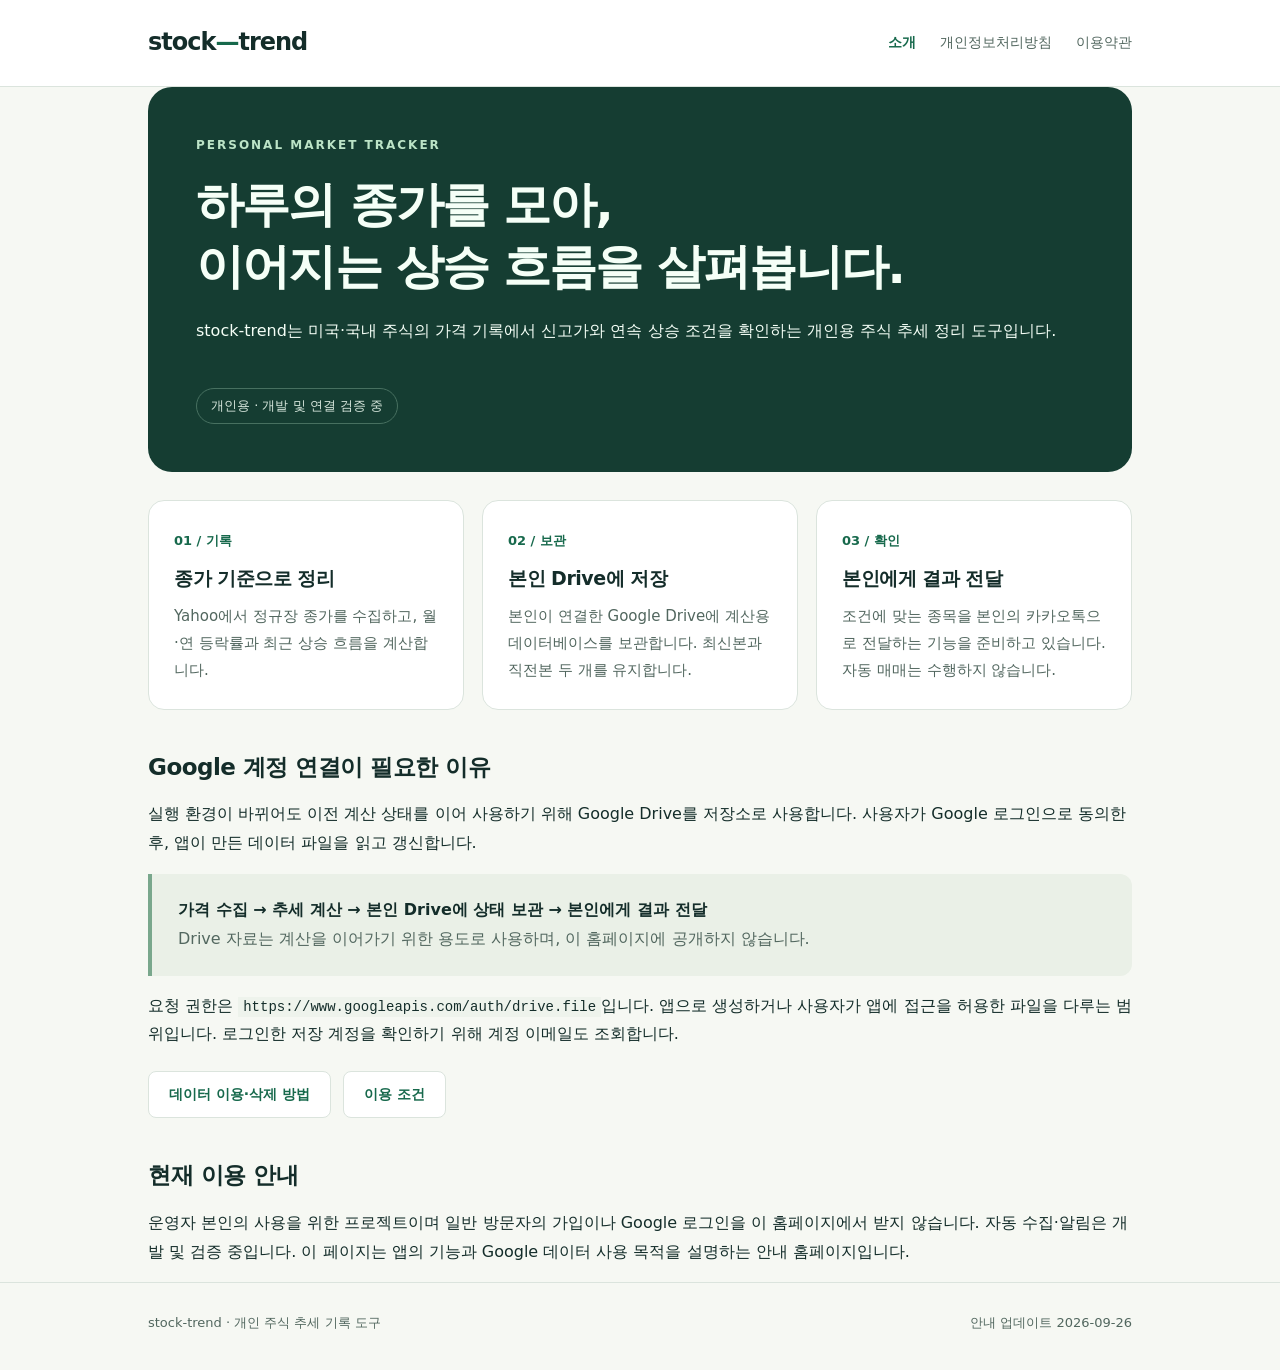
<file: index.html>
<!doctype html>
<html lang="ko"><head><meta charset="utf-8"><meta name="viewport" content="width=device-width,initial-scale=1"><title>stock-trend | 개인 주식 추세 기록 도구</title><meta name="description" content="stock-trend는 미국·국내 주식의 종가 추세를 정리하는 개인용 도구입니다. Google Drive 연결 목적과 개인정보 처리 방식을 안내합니다."><link rel="canonical" href="https://kim-revolution-web.github.io/"><link rel="stylesheet" href="style.css"></head>
<body><a class="skip" href="#main">본문으로 이동</a><header><div class="wrap bar"><a class="brand" href="index.html">stock<span>—</span>trend</a><nav aria-label="주 메뉴"><a href="index.html" aria-current="page">소개</a><a href="privacy.html">개인정보처리방침</a><a href="terms.html">이용약관</a></nav></div></header>
<main id="main" class="wrap"><section class="hero"><p class="eyebrow">PERSONAL MARKET TRACKER</p><h1>하루의 종가를 모아,<br>이어지는 상승 흐름을 살펴봅니다.</h1><p>stock-trend는 미국·국내 주식의 가격 기록에서 신고가와 연속 상승 조건을 확인하는 개인용 주식 추세 정리 도구입니다.</p><div class="tag">개인용 · 개발 및 연결 검증 중</div></section>
<div class="grid"><section class="card"><span class="number">01 / 기록</span><h2>종가 기준으로 정리</h2><p>Yahoo에서 정규장 종가를 수집하고, 월·연 등락률과 최근 상승 흐름을 계산합니다.</p></section><section class="card"><span class="number">02 / 보관</span><h2>본인 Drive에 저장</h2><p>본인이 연결한 Google Drive에 계산용 데이터베이스를 보관합니다. 최신본과 직전본 두 개를 유지합니다.</p></section><section class="card"><span class="number">03 / 확인</span><h2>본인에게 결과 전달</h2><p>조건에 맞는 종목을 본인의 카카오톡으로 전달하는 기능을 준비하고 있습니다. 자동 매매는 수행하지 않습니다.</p></section></div>
<section class="section"><h2>Google 계정 연결이 필요한 이유</h2><p>실행 환경이 바뀌어도 이전 계산 상태를 이어 사용하기 위해 Google Drive를 저장소로 사용합니다. 사용자가 Google 로그인으로 동의한 후, 앱이 만든 데이터 파일을 읽고 갱신합니다.</p><div class="flow"><strong>가격 수집 → 추세 계산 → 본인 Drive에 상태 보관 → 본인에게 결과 전달</strong><br><span class="muted">Drive 자료는 계산을 이어가기 위한 용도로 사용하며, 이 홈페이지에 공개하지 않습니다.</span></div><p>요청 권한은 <code>https://www.googleapis.com/auth/drive.file</code>입니다. 앱으로 생성하거나 사용자가 앱에 접근을 허용한 파일을 다루는 범위입니다. 로그인한 저장 계정을 확인하기 위해 계정 이메일도 조회합니다.</p><div class="links"><a class="button" href="privacy.html">데이터 이용·삭제 방법</a><a class="button" href="terms.html">이용 조건</a></div></section>
<section class="section"><h2>현재 이용 안내</h2><p>운영자 본인의 사용을 위한 프로젝트이며 일반 방문자의 가입이나 Google 로그인을 이 홈페이지에서 받지 않습니다. 자동 수집·알림은 개발 및 검증 중입니다. 이 페이지는 앱의 기능과 Google 데이터 사용 목적을 설명하는 안내 홈페이지입니다.</p></section></main>
<footer><div class="wrap"><span>stock-trend · 개인 주식 추세 기록 도구</span><span>안내 업데이트 2026-09-26</span></div></footer></body></html>
</file>
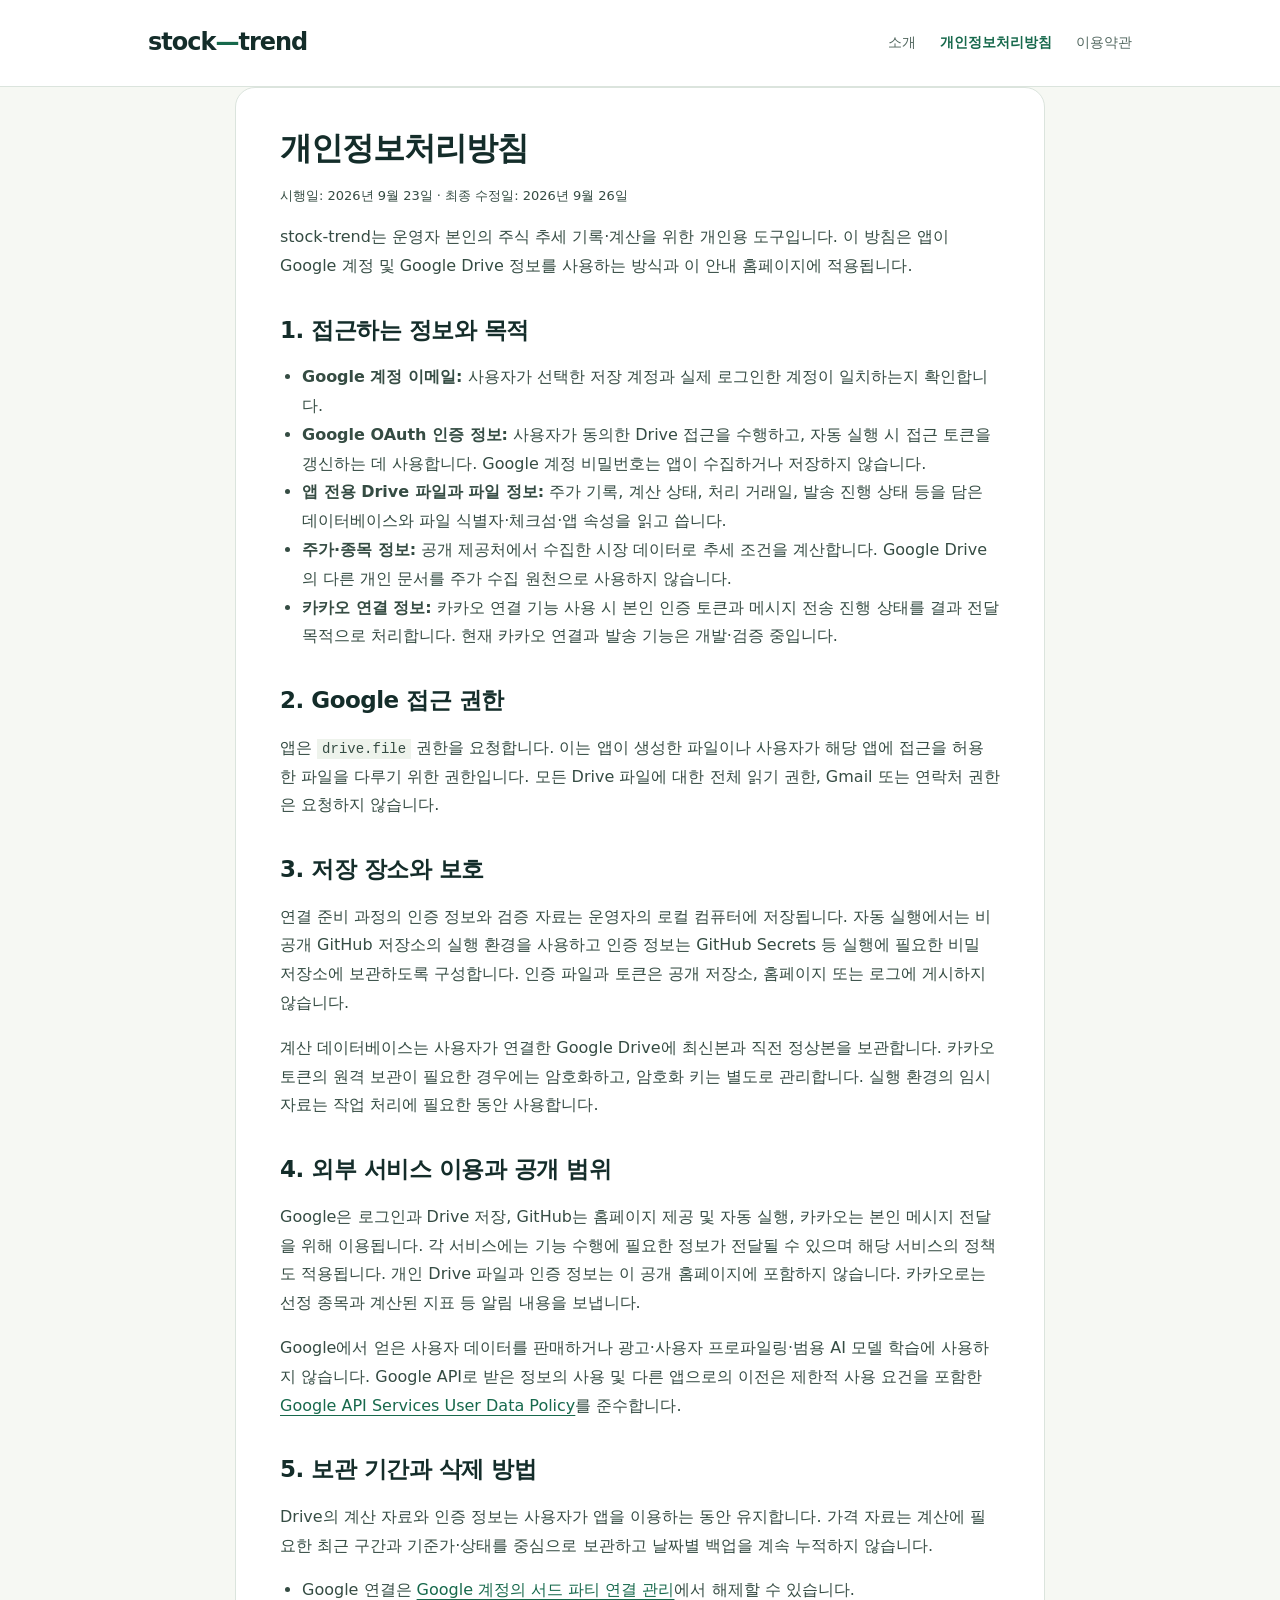
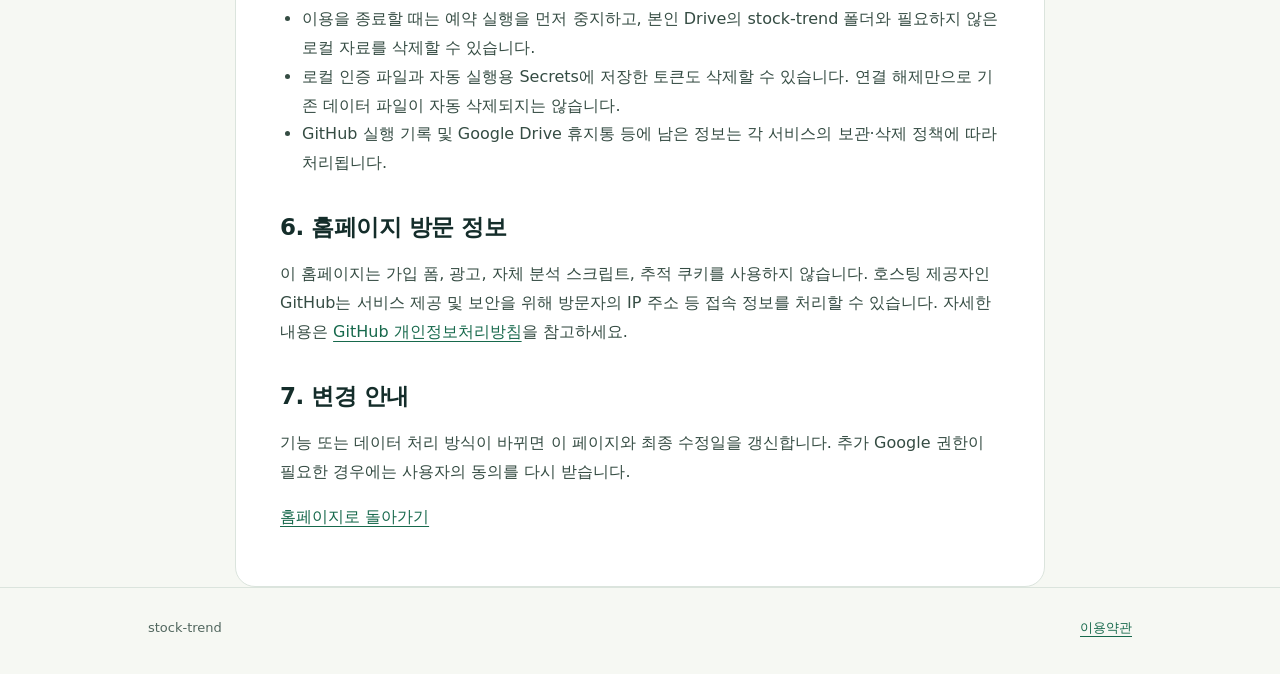
<file: privacy.html>
<!doctype html>
<html lang="ko"><head><meta charset="utf-8"><meta name="viewport" content="width=device-width,initial-scale=1"><title>개인정보처리방침 | stock-trend</title><meta name="description" content="stock-trend의 Google 계정 정보, Drive 파일, 인증 정보 이용 및 삭제 방법."><link rel="canonical" href="https://kim-revolution-web.github.io/privacy.html"><link rel="stylesheet" href="style.css"></head>
<body><a class="skip" href="#main">본문으로 이동</a><header><div class="wrap bar"><a class="brand" href="index.html">stock<span>—</span>trend</a><nav aria-label="주 메뉴"><a href="index.html">소개</a><a href="privacy.html" aria-current="page">개인정보처리방침</a><a href="terms.html">이용약관</a></nav></div></header>
<main id="main" class="wrap"><article class="document"><h1>개인정보처리방침</h1><p class="date">시행일: 2026년 9월 23일 · 최종 수정일: 2026년 9월 26일</p><p>stock-trend는 운영자 본인의 주식 추세 기록·계산을 위한 개인용 도구입니다. 이 방침은 앱이 Google 계정 및 Google Drive 정보를 사용하는 방식과 이 안내 홈페이지에 적용됩니다.</p>
<h2>1. 접근하는 정보와 목적</h2><ul><li><strong>Google 계정 이메일:</strong> 사용자가 선택한 저장 계정과 실제 로그인한 계정이 일치하는지 확인합니다.</li><li><strong>Google OAuth 인증 정보:</strong> 사용자가 동의한 Drive 접근을 수행하고, 자동 실행 시 접근 토큰을 갱신하는 데 사용합니다. Google 계정 비밀번호는 앱이 수집하거나 저장하지 않습니다.</li><li><strong>앱 전용 Drive 파일과 파일 정보:</strong> 주가 기록, 계산 상태, 처리 거래일, 발송 진행 상태 등을 담은 데이터베이스와 파일 식별자·체크섬·앱 속성을 읽고 씁니다.</li><li><strong>주가·종목 정보:</strong> 공개 제공처에서 수집한 시장 데이터로 추세 조건을 계산합니다. Google Drive의 다른 개인 문서를 주가 수집 원천으로 사용하지 않습니다.</li><li><strong>카카오 연결 정보:</strong> 카카오 연결 기능 사용 시 본인 인증 토큰과 메시지 전송 진행 상태를 결과 전달 목적으로 처리합니다. 현재 카카오 연결과 발송 기능은 개발·검증 중입니다.</li></ul>
<h2>2. Google 접근 권한</h2><p>앱은 <code>drive.file</code> 권한을 요청합니다. 이는 앱이 생성한 파일이나 사용자가 해당 앱에 접근을 허용한 파일을 다루기 위한 권한입니다. 모든 Drive 파일에 대한 전체 읽기 권한, Gmail 또는 연락처 권한은 요청하지 않습니다.</p>
<h2>3. 저장 장소와 보호</h2><p>연결 준비 과정의 인증 정보와 검증 자료는 운영자의 로컬 컴퓨터에 저장됩니다. 자동 실행에서는 비공개 GitHub 저장소의 실행 환경을 사용하고 인증 정보는 GitHub Secrets 등 실행에 필요한 비밀 저장소에 보관하도록 구성합니다. 인증 파일과 토큰은 공개 저장소, 홈페이지 또는 로그에 게시하지 않습니다.</p><p>계산 데이터베이스는 사용자가 연결한 Google Drive에 최신본과 직전 정상본을 보관합니다. 카카오 토큰의 원격 보관이 필요한 경우에는 암호화하고, 암호화 키는 별도로 관리합니다. 실행 환경의 임시 자료는 작업 처리에 필요한 동안 사용합니다.</p>
<h2>4. 외부 서비스 이용과 공개 범위</h2><p>Google은 로그인과 Drive 저장, GitHub는 홈페이지 제공 및 자동 실행, 카카오는 본인 메시지 전달을 위해 이용됩니다. 각 서비스에는 기능 수행에 필요한 정보가 전달될 수 있으며 해당 서비스의 정책도 적용됩니다. 개인 Drive 파일과 인증 정보는 이 공개 홈페이지에 포함하지 않습니다. 카카오로는 선정 종목과 계산된 지표 등 알림 내용을 보냅니다.</p><p>Google에서 얻은 사용자 데이터를 판매하거나 광고·사용자 프로파일링·범용 AI 모델 학습에 사용하지 않습니다. Google API로 받은 정보의 사용 및 다른 앱으로의 이전은 제한적 사용 요건을 포함한 <a href="https://developers.google.com/terms/api-services-user-data-policy">Google API Services User Data Policy</a>를 준수합니다.</p>
<h2>5. 보관 기간과 삭제 방법</h2><p>Drive의 계산 자료와 인증 정보는 사용자가 앱을 이용하는 동안 유지합니다. 가격 자료는 계산에 필요한 최근 구간과 기준가·상태를 중심으로 보관하고 날짜별 백업을 계속 누적하지 않습니다.</p><ul><li>Google 연결은 <a href="https://myaccount.google.com/connections">Google 계정의 서드 파티 연결 관리</a>에서 해제할 수 있습니다.</li><li>이용을 종료할 때는 예약 실행을 먼저 중지하고, 본인 Drive의 stock-trend 폴더와 필요하지 않은 로컬 자료를 삭제할 수 있습니다.</li><li>로컬 인증 파일과 자동 실행용 Secrets에 저장한 토큰도 삭제할 수 있습니다. 연결 해제만으로 기존 데이터 파일이 자동 삭제되지는 않습니다.</li><li>GitHub 실행 기록 및 Google Drive 휴지통 등에 남은 정보는 각 서비스의 보관·삭제 정책에 따라 처리됩니다.</li></ul>
<h2>6. 홈페이지 방문 정보</h2><p>이 홈페이지는 가입 폼, 광고, 자체 분석 스크립트, 추적 쿠키를 사용하지 않습니다. 호스팅 제공자인 GitHub는 서비스 제공 및 보안을 위해 방문자의 IP 주소 등 접속 정보를 처리할 수 있습니다. 자세한 내용은 <a href="https://docs.github.com/en/site-policy/privacy-policies/github-general-privacy-statement">GitHub 개인정보처리방침</a>을 참고하세요.</p>
<h2>7. 변경 안내</h2><p>기능 또는 데이터 처리 방식이 바뀌면 이 페이지와 최종 수정일을 갱신합니다. 추가 Google 권한이 필요한 경우에는 사용자의 동의를 다시 받습니다.</p><p><a href="index.html">홈페이지로 돌아가기</a></p></article></main><footer><div class="wrap"><span>stock-trend</span><a href="terms.html">이용약관</a></div></footer></body></html>
</file>
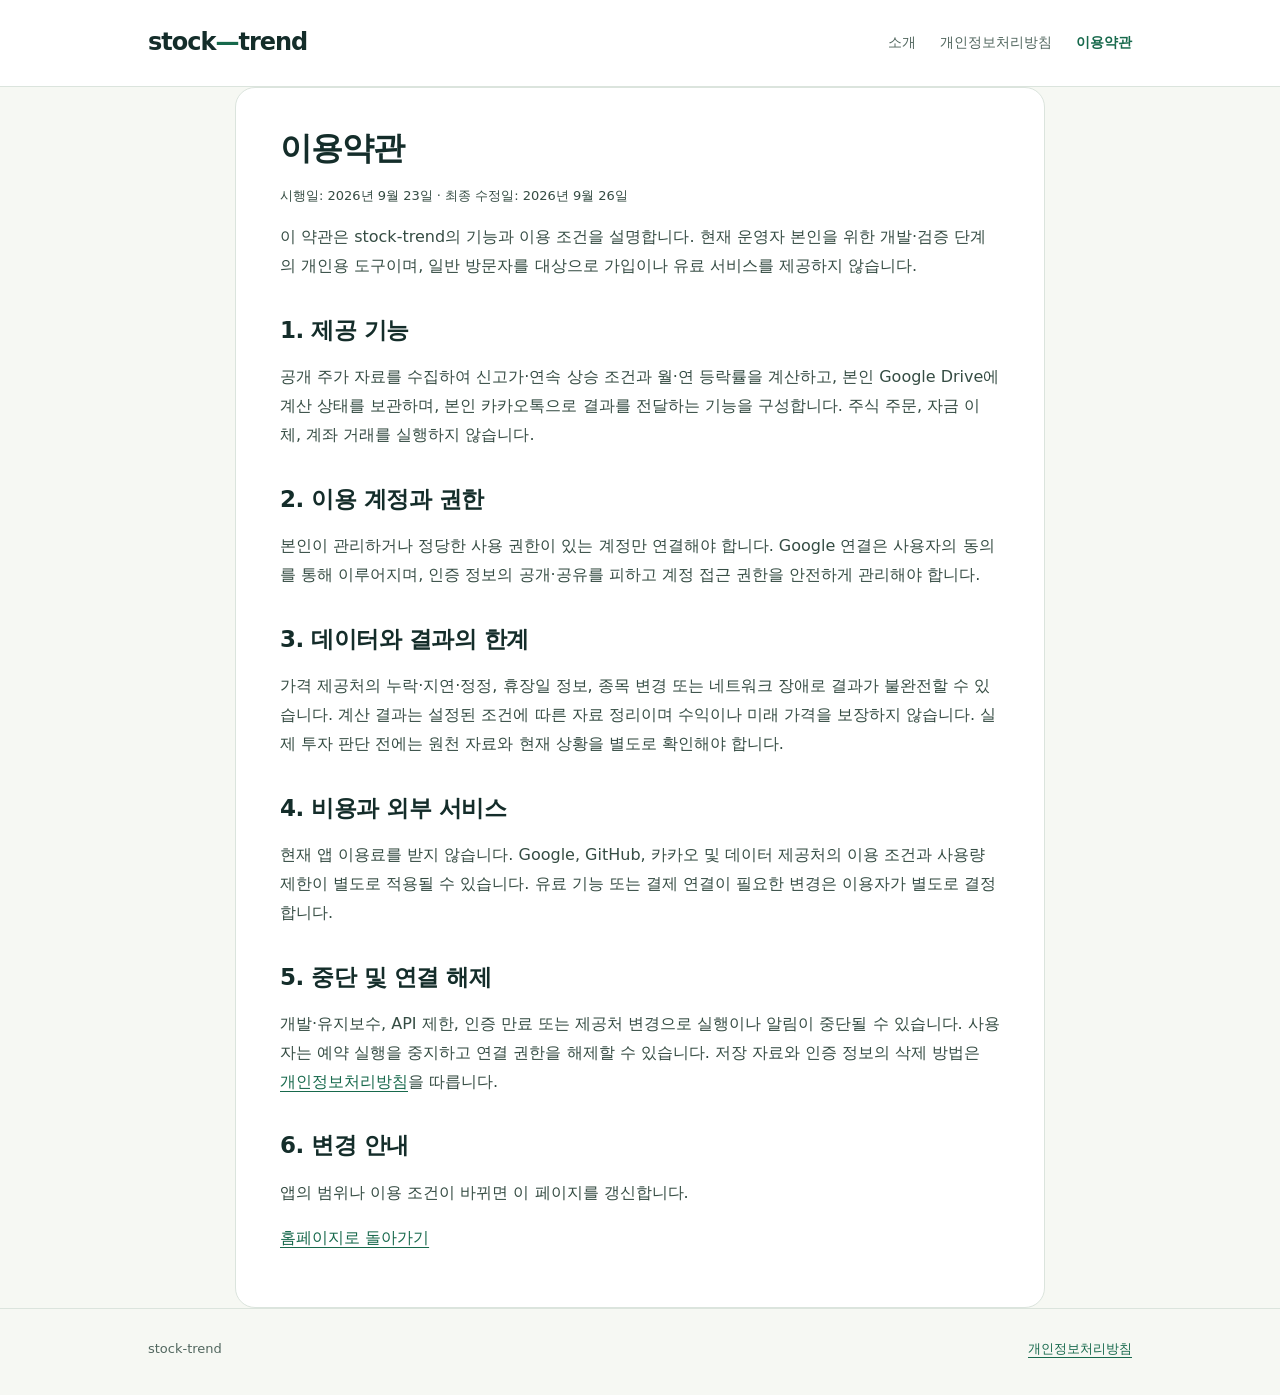
<file: terms.html>
<!doctype html>
<html lang="ko"><head><meta charset="utf-8"><meta name="viewport" content="width=device-width,initial-scale=1"><title>이용약관 | stock-trend</title><meta name="description" content="stock-trend 개인용 주식 추세 기록 도구의 이용 조건과 서비스 범위."><link rel="canonical" href="https://kim-revolution-web.github.io/terms.html"><link rel="stylesheet" href="style.css"></head>
<body><a class="skip" href="#main">본문으로 이동</a><header><div class="wrap bar"><a class="brand" href="index.html">stock<span>—</span>trend</a><nav aria-label="주 메뉴"><a href="index.html">소개</a><a href="privacy.html">개인정보처리방침</a><a href="terms.html" aria-current="page">이용약관</a></nav></div></header>
<main id="main" class="wrap"><article class="document"><h1>이용약관</h1><p class="date">시행일: 2026년 9월 23일 · 최종 수정일: 2026년 9월 26일</p><p>이 약관은 stock-trend의 기능과 이용 조건을 설명합니다. 현재 운영자 본인을 위한 개발·검증 단계의 개인용 도구이며, 일반 방문자를 대상으로 가입이나 유료 서비스를 제공하지 않습니다.</p>
<h2>1. 제공 기능</h2><p>공개 주가 자료를 수집하여 신고가·연속 상승 조건과 월·연 등락률을 계산하고, 본인 Google Drive에 계산 상태를 보관하며, 본인 카카오톡으로 결과를 전달하는 기능을 구성합니다. 주식 주문, 자금 이체, 계좌 거래를 실행하지 않습니다.</p>
<h2>2. 이용 계정과 권한</h2><p>본인이 관리하거나 정당한 사용 권한이 있는 계정만 연결해야 합니다. Google 연결은 사용자의 동의를 통해 이루어지며, 인증 정보의 공개·공유를 피하고 계정 접근 권한을 안전하게 관리해야 합니다.</p>
<h2>3. 데이터와 결과의 한계</h2><p>가격 제공처의 누락·지연·정정, 휴장일 정보, 종목 변경 또는 네트워크 장애로 결과가 불완전할 수 있습니다. 계산 결과는 설정된 조건에 따른 자료 정리이며 수익이나 미래 가격을 보장하지 않습니다. 실제 투자 판단 전에는 원천 자료와 현재 상황을 별도로 확인해야 합니다.</p>
<h2>4. 비용과 외부 서비스</h2><p>현재 앱 이용료를 받지 않습니다. Google, GitHub, 카카오 및 데이터 제공처의 이용 조건과 사용량 제한이 별도로 적용될 수 있습니다. 유료 기능 또는 결제 연결이 필요한 변경은 이용자가 별도로 결정합니다.</p>
<h2>5. 중단 및 연결 해제</h2><p>개발·유지보수, API 제한, 인증 만료 또는 제공처 변경으로 실행이나 알림이 중단될 수 있습니다. 사용자는 예약 실행을 중지하고 연결 권한을 해제할 수 있습니다. 저장 자료와 인증 정보의 삭제 방법은 <a href="privacy.html">개인정보처리방침</a>을 따릅니다.</p>
<h2>6. 변경 안내</h2><p>앱의 범위나 이용 조건이 바뀌면 이 페이지를 갱신합니다.</p><p><a href="index.html">홈페이지로 돌아가기</a></p></article></main><footer><div class="wrap"><span>stock-trend</span><a href="privacy.html">개인정보처리방침</a></div></footer></body></html>
</file>
<file: style.css>
:root{color-scheme:light;--ink:#142d2a;--muted:#52675f;--green:#17694c;--line:#dbe4dd;--paper:#f6f8f3}*{box-sizing:border-box}body{margin:0;background:var(--paper);color:var(--ink);font:16px/1.8 system-ui,-apple-system,"Segoe UI","Malgun Gothic",sans-serif}a{color:var(--green);text-underline-offset:4px}a:hover{color:#0b422f}a:focus-visible{outline:3px solid #cf8524;outline-offset:5px}.skip{position:absolute;left:12px;top:-70px;background:white;padding:10px;z-index:2}.skip:focus{top:12px}.wrap{max-width:1040px;margin:auto;padding:0 28px}header{background:#fff;border-bottom:1px solid var(--line)}.bar{display:flex;gap:24px;justify-content:space-between;align-items:center;min-height:86px;flex-wrap:wrap}.brand{font-size:24px;font-weight:750;color:var(--ink);text-decoration:none;letter-spacing:-1px}.brand span{color:var(--green)}nav{display:flex;gap:24px;flex-wrap:wrap;font-size:14px}nav a{text-decoration:none;color:var(--muted)}nav a[aria-current=page]{font-weight:700;color:var(--green)}main{padding-top:56px;padding-bottom:64px}.hero{border-radius:24px;background:#153d32;color:#f5fff7;padding:48px;position:relative;overflow:hidden}.eyebrow{font-size:12px;letter-spacing:2px;font-weight:750;color:#bce4c7;margin:0 0 16px}.hero h1{font-size:clamp(30px,4.5vw,48px);line-height:1.3;letter-spacing:-1.8px;margin:0 0 20px;max-width:720px}.hero p:last-child{color:#d6e6dc;max-width:670px;margin:0}.tag{display:inline-block;border:1px solid #477060;border-radius:30px;padding:5px 14px;margin-top:26px;font-size:13px;color:#d6e6dc}.grid{display:grid;grid-template-columns:repeat(3,1fr);gap:18px;margin:28px 0}.card{background:white;border:1px solid var(--line);border-radius:16px;padding:25px}.number{font-size:13px;font-weight:750;color:var(--green)}h2{font-size:23px;letter-spacing:-.5px;line-height:1.5;margin:32px 0 14px}.card h2{font-size:19px;margin:10px 0}.card p{font-size:15px;color:var(--muted);margin:0}.section{margin-top:40px}.flow{padding:22px 26px;border-left:4px solid #79a78c;background:#eaf0e7;border-radius:0 12px 12px 0}.muted{color:var(--muted)}.links{display:flex;gap:12px;flex-wrap:wrap;margin-top:22px}.button{display:inline-block;padding:10px 20px;border:1px solid var(--line);border-radius:8px;background:white;text-decoration:none;font-size:14px;font-weight:650}.document{max-width:810px;background:white;border:1px solid var(--line);border-radius:20px;padding:38px 44px;margin:auto}.document h1{font-size:32px;line-height:1.4;margin:0 0 8px;letter-spacing:-1px}.document p,.document li{color:#354c43}.document ul{padding-left:22px}.date{font-size:13px;color:var(--muted)}code{font-size:14px;background:#eef3ec;padding:2px 5px;overflow-wrap:anywhere}footer{border-top:1px solid var(--line);padding:28px 0 35px;font-size:13px;color:var(--muted)}footer .wrap{display:flex;justify-content:space-between;gap:15px;flex-wrap:wrap}.contact{overflow-wrap:anywhere}@media(max-width:680px){.wrap{padding:0 20px}.bar{padding-top:18px;padding-bottom:18px;gap:10px}nav{gap:16px}main{padding-top:28px}.hero{padding:30px 26px;border-radius:18px}.grid{grid-template-columns:1fr;gap:12px}.card{padding:20px}.document{padding:26px 23px}.document h1{font-size:27px}.section{margin-top:28px}}
</file>
